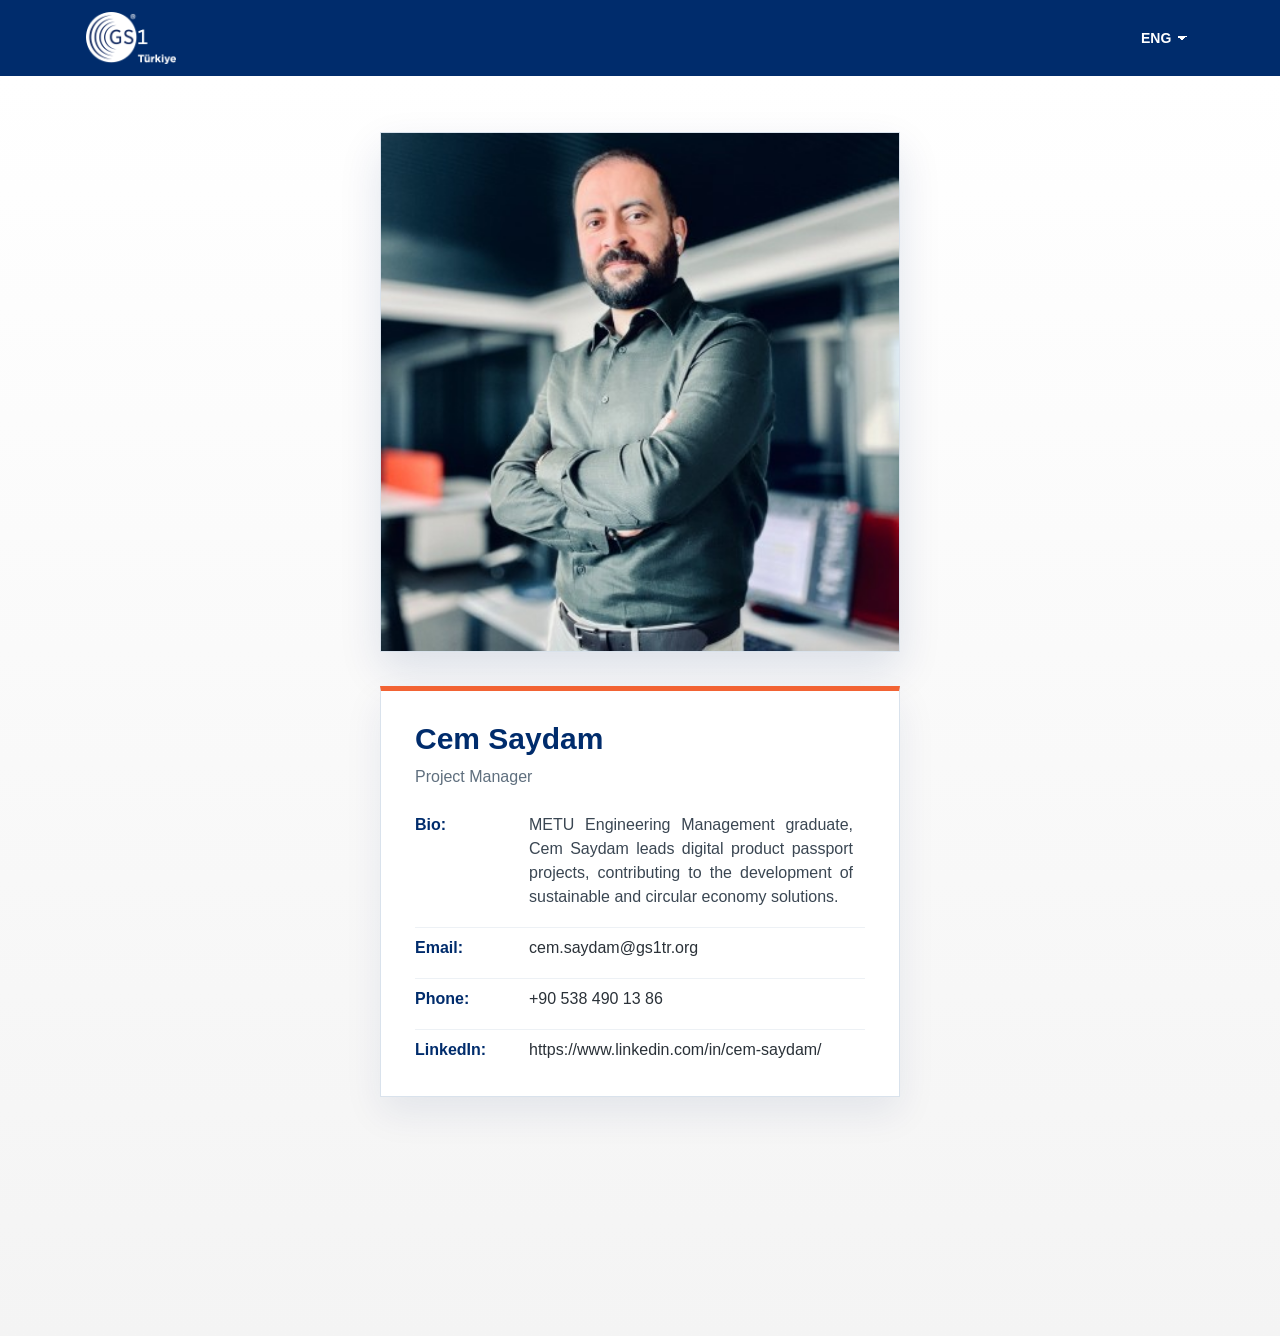
<file: index.html>
<!DOCTYPE html>
<html lang="tr">
<head>
  <meta charset="UTF-8" />
  <meta name="viewport" content="width=device-width, initial-scale=1.0" />
  <meta name="robots" content="noindex, nofollow, noarchive" />
  <title>Profil | GS1 Türkiye</title>

  <style>
    :root {
      --gs1-blue: rgb(0, 44, 108);
      --gs1-orange: rgb(242, 99, 52);
      --gs1-light-gray: rgb(244, 244, 244);
      --gs1-text: #1b1f23;
      --gs1-muted: #5f6f7e;
      --gs1-border: #d9e2ec;
      --white: #ffffff;
      --container: 1140px;
    }

    * {
      box-sizing: border-box;
    }

    body {
      margin: 0;
      font-family: "Gotham Office", "Gotham", Arial, Helvetica, sans-serif;
      color: var(--gs1-text);
      background: var(--gs1-light-gray);
      line-height: 1.5;
    }

    a {
      color: inherit;
      text-decoration: none;
    }

    .container {
      width: min(var(--container), 100%);
      max-width: var(--container);
      padding-inline: 16px;
      margin: 0 auto;
    }

    /* Header */
    .site-header {
      position: sticky;
      top: 0;
      z-index: 20;
      background: var(--gs1-blue);
      color: var(--white);
    }

    .site-header .container {
      min-height: 76px;
      display: flex;
      align-items: center;
      justify-content: space-between;
      gap: 24px;
    }

    .logo-link {
      display: inline-flex;
      align-items: center;
      gap: 14px;
      flex-shrink: 0;
      padding: 10px 0;
    }

    .site-logo {
      display: block;
      width: auto;
      height: 52px;
    }

    .language-control {
      display: inline-flex;
      align-items: center;
      gap: 10px;
      font-size: 14px;
      font-weight: 600;
    }

    .language-control select {
      appearance: none;
      -webkit-appearance: none;
      border: 0;
      border-radius: 0;
      background: transparent;
      color: #ffffff;
      font: inherit;
      padding: 6px 22px 6px 6px;
      cursor: pointer;
      background-image:
        linear-gradient(45deg, transparent 50%, #ffffff 50%),
        linear-gradient(135deg, #ffffff 50%, transparent 50%);
      background-position:
        calc(100% - 12px) 52%,
        calc(100% - 7px) 52%;
      background-size: 5px 5px, 5px 5px;
      background-repeat: no-repeat;
    }

    .language-control select:focus {
      outline: 1px solid rgba(255, 255, 255, 0.7);
      outline-offset: 3px;
    }

    .language-control option {
      color: var(--gs1-text);
      background: #ffffff;
    }

    /* Main */
    .profile-main {
      min-height: calc(100vh + 360px);
      background:
        linear-gradient(180deg, #ffffff 0%, var(--gs1-light-gray) 100%);
      padding: 56px 0 120px;
    }

    .profile-shell {
      width: min(520px, 100%);
      margin: 0 auto;
      text-align: center;
    }

    .photo-frame {
      width: min(100%, calc(100vw - 32px));
      max-width: 520px;
      aspect-ratio: 1 / 1;
      margin: 0 auto;
      position: relative;
      z-index: 1;
      will-change: transform;
      overflow: hidden;
      border: 1px solid var(--gs1-border);
      background:
        linear-gradient(135deg, rgba(0, 44, 108, 0.08), rgba(242, 99, 52, 0.10)),
        #ffffff;
      display: grid;
      place-items: center;
      color: var(--gs1-blue);
      font-weight: 700;
      letter-spacing: 0.02em;
      box-shadow: 0 18px 40px rgba(0, 44, 108, 0.12);
    }

    .photo-frame img {
      width: 100%;
      height: 100%;
      display: none;
      object-fit: cover;
      filter: blur(var(--photo-blur, 0px)) saturate(var(--photo-saturation, 1));
      transform: scale(var(--photo-scale, 1));
      transform-origin: center;
      will-change: filter, transform;
    }

    .photo-frame.has-photo img {
      display: block;
    }

    .photo-frame.has-photo .photo-placeholder-text {
      display: none;
    }

    .photo-placeholder-text {
      width: 84px;
      height: 84px;
      border-radius: 50%;
      border: 2px solid rgba(0, 44, 108, 0.25);
      display: grid;
      place-items: center;
      font-size: 13px;
    }

    @keyframes profileCardIntro {
      0% {
        transform: translateY(28px);
      }
      65% {
        transform: translateY(-8px);
      }
      100% {
        transform: translateY(0);
      }
    }

    .profile-card {
      position: relative;
      z-index: 2;
      margin-top: 34px;
      background: #ffffff;
      border: 1px solid var(--gs1-border);
      border-top: 5px solid var(--gs1-orange);
      padding: 30px 34px 34px;
      text-align: left;
      box-shadow: 0 16px 36px rgba(0, 44, 108, 0.08);
      animation: profileCardIntro 900ms cubic-bezier(0.22, 1, 0.36, 1) 350ms both;
    }

    .profile-card h1 {
      margin: 0 0 8px;
      color: var(--gs1-blue);
      font-size: 30px;
      line-height: 1.2;
      font-weight: 700;
    }

    .profile-card .role-line {
      margin: 0 0 24px;
      color: var(--gs1-muted);
      font-size: 16px;
    }

    .info-list {
      display: grid;
      gap: 8px;
    }

    .info-row {
      display: grid;
      grid-template-columns: 96px minmax(0, 1fr);
      gap: 18px;
      padding-bottom: 18px;
      border-bottom: 1px solid #edf1f5;
      min-width: 0;
    }

    .info-row:last-child {
      border-bottom: 0;
      padding-bottom: 0;
    }

    .info-label {
      color: var(--gs1-blue);
      font-weight: 700;
      min-width: 0;
      white-space: nowrap;
    }

    .info-value {
      color: #2a3138;
      text-align: justify;
      padding-inline-end: 12px;
      overflow-wrap: anywhere;
      min-width: 0;
      width: 100%;
      word-break: break-word;
    }

    .bio-text {
      color: #3a4652;
    }

    .empty-state {
      margin-top: 20px;
      padding: 16px;
      border: 1px solid var(--gs1-border);
      background: #ffffff;
      color: var(--gs1-muted);
      text-align: center;
      display: none;
    }

    .empty-state.is-visible {
      display: block;
    }

    @media (prefers-reduced-motion: reduce) {
      .profile-card {
        animation: none;
      }
    }

    @media (max-width: 560px) {
      .site-header .container {
        min-height: 68px;
      }

      .site-logo {
        height: 44px;
      }

      .profile-main {
        min-height: calc(100vh + 280px);
        padding-top: 24px;
        padding-bottom: 96px;
      }

      .photo-frame {
        width: min(100%, calc(100vw - 24px));
      }

      .profile-card {
        margin-top: 24px;
        padding: 24px 22px 28px;
      }

      .profile-card h1 {
        font-size: 25px;
      }

      .info-row {
        grid-template-columns: 1fr;
        gap: 5px;
      }
    }
  </style>
</head>

<body>
  <header class="site-header">
    <div class="container">
      <a class="logo-link" href="https://gs1tr.org/" target="_blank" rel="noopener" aria-label="GS1 Türkiye web sitesine git">
        <img
          src="assets/gs1turkiyelogo.png"
          alt="GS1 Türkiye"
          class="site-logo"
          onerror="this.onerror=null; this.src='gs1turkiyelogo.png';"
        />
      </a>

      <div class="language-control">
        <select id="languageSelect" aria-label="Dil seçimi">
          <option value="tr">TR</option>
          <option value="en">ENG</option>
        </select>
      </div>
    </div>
  </header>

  <main class="profile-main">
    <div class="container">
      <section class="profile-shell" aria-labelledby="profile-title">
        <div class="photo-frame" aria-label="Profil fotoğrafı alanı">
          <img id="profilePhoto" src="" alt="" />
          <span class="photo-placeholder-text" data-i18n="photoPlaceholder">Fotoğraf</span>
        </div>

        <div class="profile-card">
          <h1 id="profile-title">Cem Saydam</h1>
          <p class="role-line" id="profileRole">Proje Yöneticisi</p>

          <div class="info-list">
            <div class="info-row">
              <div class="info-label" data-i18n="bioLabel">Bio:</div>
              <div class="info-value bio-text" id="profileBio">
                Lorem ipsum dolor sit amet, consectetur adipiscing elit.
              </div>
            </div>

            <div class="info-row">
              <div class="info-label" data-i18n="emailLabel">Eposta:</div>
              <div class="info-value"><a id="profileEmail" href="mailto:lorem@example.com">lorem@example.com</a></div>
            </div>

            <div class="info-row">
              <div class="info-label" data-i18n="phoneLabel">Telefon:</div>
              <div class="info-value"><a id="profilePhone" href="tel:1234">1234</a></div>
            </div>

            <div class="info-row">
              <div class="info-label" data-i18n="linkedinLabel">LinkedIn:</div>
              <div class="info-value"><a id="profileLinkedIn" href="#" target="_blank" rel="noopener">www...</a></div>
            </div>
          </div>
        </div>

        <div class="empty-state" id="emptyState"></div>
      </section>
    </div>
  </main>

  <script>
    const uiTranslations = {
      tr: {
        photoPlaceholder: "Fotoğraf",
        bioLabel: "Bio:",
        emailLabel: "Eposta:",
        phoneLabel: "Telefon:",
        linkedinLabel: "LinkedIn:",
        missingProfile: "Bu profile ait veri bulunamadı. URL'deki p parametresini kontrol edin."
      },
      en: {
        photoPlaceholder: "Photo",
        bioLabel: "Bio:",
        emailLabel: "Email:",
        phoneLabel: "Phone:",
        linkedinLabel: "LinkedIn:",
        missingProfile: "No data was found for this profile. Please check the p parameter in the URL."
      }
    };

    const fallbackProfiles = {
      "cem-saydam": {
        name: "Cem Saydam",
        title_tr: "Proje Yöneticisi",
        title_en: "Project Manager",
        bio_tr: "Lorem ipsum...",
        bio_en: "Lorem ipsum...",
        email: "cem.saydam@gs1tr.org",
        phone: "+90 538 490 13 86",
        linkedin: "https://www.linkedin.com/in/cem-saydam/",
        photo: "assets/cem-saydam.jpeg"
      }
    };

    const siteHeader = document.querySelector(".site-header");
    const languageSelect = document.getElementById("languageSelect");
    const photoFrame = document.querySelector(".photo-frame");
    const profileCard = document.querySelector(".profile-card");
    const profilePhoto = document.getElementById("profilePhoto");
    const profileTitle = document.getElementById("profile-title");
    const profileRole = document.getElementById("profileRole");
    const profileBio = document.getElementById("profileBio");
    const profileEmail = document.getElementById("profileEmail");
    const profilePhone = document.getElementById("profilePhone");
    const profileLinkedIn = document.getElementById("profileLinkedIn");
    const profileBioRow = profileBio.closest(".info-row");
    const profileEmailRow = profileEmail.closest(".info-row");
    const profilePhoneRow = profilePhone.closest(".info-row");
    const profileLinkedInRow = profileLinkedIn.closest(".info-row");
    const emptyState = document.getElementById("emptyState");
    const photoHeaderGap = 4;

    let currentLanguage = "en";
    let currentProfile = null;
    let ticking = false;

    function getInitialLanguage() {
      const savedLanguage = localStorage.getItem("profileLanguage");
      if (savedLanguage === "tr" || savedLanguage === "en") {
        return savedLanguage;
      }

      const browserLanguage = navigator.language || navigator.userLanguage || "en";
      return browserLanguage.toLowerCase().startsWith("tr") ? "tr" : "en";
    }

    function getProfileSlug() {
      const params = new URLSearchParams(window.location.search);
      return params.get("p") || "cem-saydam";
    }

    function applyUiLanguage(language) {
      const dictionary = uiTranslations[language] || uiTranslations.en;
      document.documentElement.lang = language;
      languageSelect.value = language;

      document.querySelectorAll("[data-i18n]").forEach((element) => {
        const key = element.getAttribute("data-i18n");
        if (dictionary[key]) {
          element.textContent = dictionary[key];
        }
      });

      if (emptyState.classList.contains("is-visible")) {
        emptyState.textContent = dictionary.missingProfile;
      }
    }

    function getLocalizedValue(profile, fieldBase, language) {
      return profile[`${fieldBase}_${language}`] || profile[`${fieldBase}_en`] || profile[`${fieldBase}_tr`] || "";
    }

    function renderProfile(profile) {
      currentProfile = profile;
      const role = getLocalizedValue(profile, "title", currentLanguage);
      const bio = getLocalizedValue(profile, "bio", currentLanguage);
      const email = profile.email || "";
      const phone = profile.phone || "";
      const linkedin = profile.linkedin || "";

      const hasRole = role.trim() !== "";
      const hasBio = bio.trim() !== "";
      const hasEmail = email.trim() !== "";
      const hasPhone = phone.trim() !== "";
      const hasLinkedIn = linkedin.trim() !== "";

      profileTitle.textContent = profile.name || "";
      profileRole.textContent = role;
      profileRole.style.display = hasRole ? "" : "none";

      profileBio.textContent = bio;
      profileBioRow.style.display = hasBio ? "grid" : "none";

      profileEmail.textContent = email;
      profileEmail.href = hasEmail ? `mailto:${email}` : "#";
      profileEmailRow.style.display = hasEmail ? "grid" : "none";

      profilePhone.textContent = phone;
      profilePhone.href = hasPhone ? `tel:${phone.replace(/\s+/g, "")}` : "#";
      profilePhoneRow.style.display = hasPhone ? "grid" : "none";

      profileLinkedIn.textContent = linkedin;
      profileLinkedIn.href = hasLinkedIn ? linkedin : "#";
      profileLinkedInRow.style.display = hasLinkedIn ? "grid" : "none";

      document.title = `${profile.name || "Profil"} | GS1 Türkiye`;

      if (profile.photo) {
        profilePhoto.src = profile.photo;
        profilePhoto.alt = profile.name || "Profil fotoğrafı";
        profilePhoto.onerror = () => {
          profilePhoto.removeAttribute("src");
          profilePhoto.alt = "";
          photoFrame.classList.remove("has-photo");
        };
        photoFrame.classList.add("has-photo");
      } else {
        profilePhoto.removeAttribute("src");
        profilePhoto.alt = "";
        profilePhoto.onerror = null;
        photoFrame.classList.remove("has-photo");
      }
    }

    async function loadProfiles() {
      try {
        const response = await fetch("data/profiles.json", { cache: "no-store" });
        if (!response.ok) throw new Error("profiles.json could not be loaded");
        return await response.json();
      } catch (error) {
        console.warn("Using fallback profile data:", error);
        return fallbackProfiles;
      }
    }

    function showMissingProfile() {
      const dictionary = uiTranslations[currentLanguage] || uiTranslations.en;
      emptyState.textContent = dictionary.missingProfile;
      emptyState.classList.add("is-visible");
    }

    function setLanguage(language) {
      currentLanguage = language;
      applyUiLanguage(language);
      localStorage.setItem("profileLanguage", language);

      if (currentProfile) {
        renderProfile(currentProfile);
      }
    }

    function updatePhotoParallax() {
      if (!photoFrame || !siteHeader || !profileCard) return;

      const scrollY = window.scrollY || window.pageYOffset;
      const currentTranslateY = getComputedStyle(photoFrame).transform;
      photoFrame.style.transform = "translateY(0)";

      const headerBottom = siteHeader.getBoundingClientRect().bottom;
      const photoRect = photoFrame.getBoundingClientRect();
      const cardRect = profileCard.getBoundingClientRect();
      const photoTop = photoRect.top;
      const pinnedTranslateY = Math.max(0, headerBottom + photoHeaderGap - photoTop);
      const translateY = Math.max(scrollY * 0.5, pinnedTranslateY);
      const translatedPhotoBottom = photoRect.bottom + translateY;
      const overlapStart = translatedPhotoBottom - cardRect.top;
      const overlapDistance = Math.min(photoRect.height * 0.45, 220);
      const overlapProgress = Math.min(Math.max(overlapStart / overlapDistance, 0), 1);
      const blur = overlapProgress * 3.5;
      const saturation = 1 - overlapProgress * 0.45;
      const scale = 1 + overlapProgress * 0.025;

      photoFrame.style.transform = currentTranslateY;
      photoFrame.style.transform = `translateY(${translateY}px)`;
      photoFrame.style.setProperty("--photo-blur", `${blur.toFixed(2)}px`);
      photoFrame.style.setProperty("--photo-saturation", saturation.toFixed(2));
      photoFrame.style.setProperty("--photo-scale", scale.toFixed(3));
      ticking = false;
    }

    function requestPhotoParallaxUpdate() {
      if (!ticking) {
        window.requestAnimationFrame(updatePhotoParallax);
        ticking = true;
      }
    }

    async function init() {
      setLanguage(getInitialLanguage());

      const profiles = await loadProfiles();
      const slug = getProfileSlug();
      const profile = profiles[slug];

      if (profile) {
        renderProfile(profile);
      } else {
        showMissingProfile();
      }

      updatePhotoParallax();
    }

    languageSelect.addEventListener("change", (event) => {
      setLanguage(event.target.value);
    });

    window.addEventListener("scroll", requestPhotoParallaxUpdate, { passive: true });
    window.addEventListener("resize", updatePhotoParallax);

    init();
  </script>
</body>
</html>
</file>
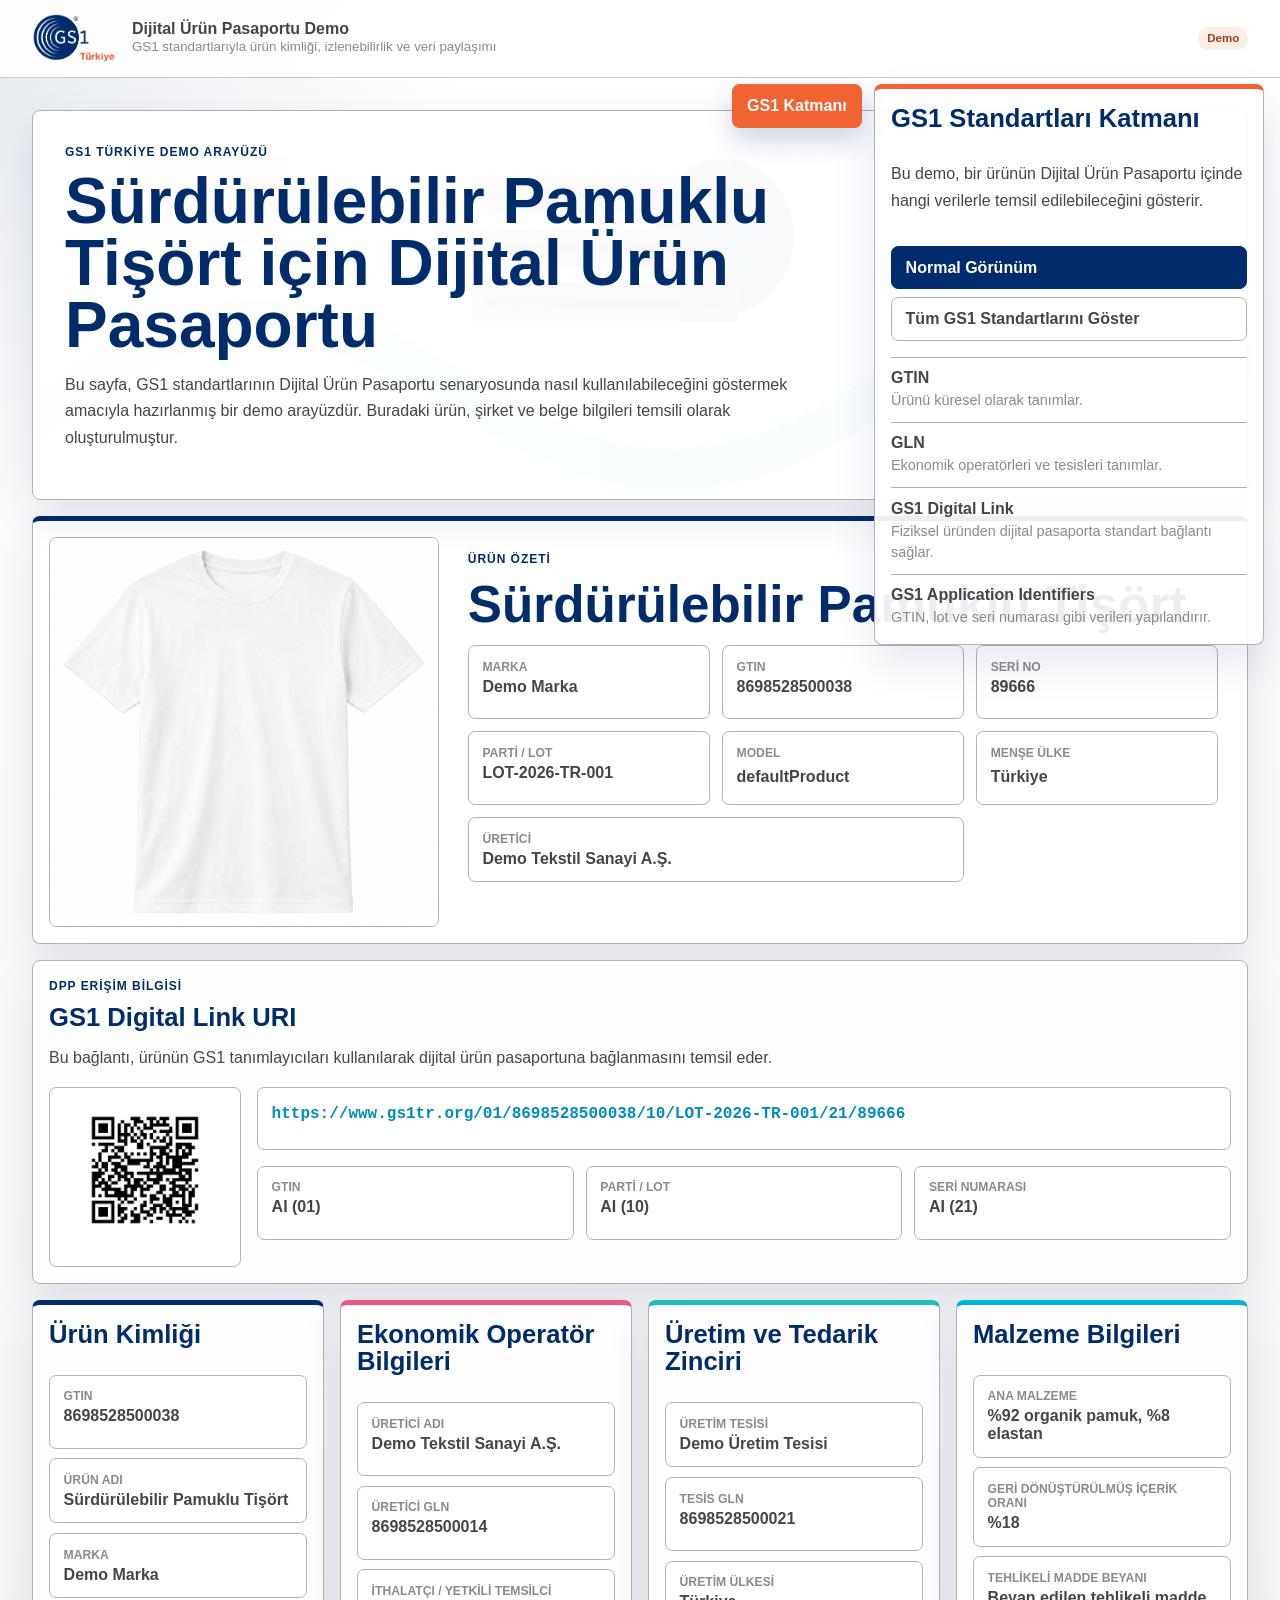
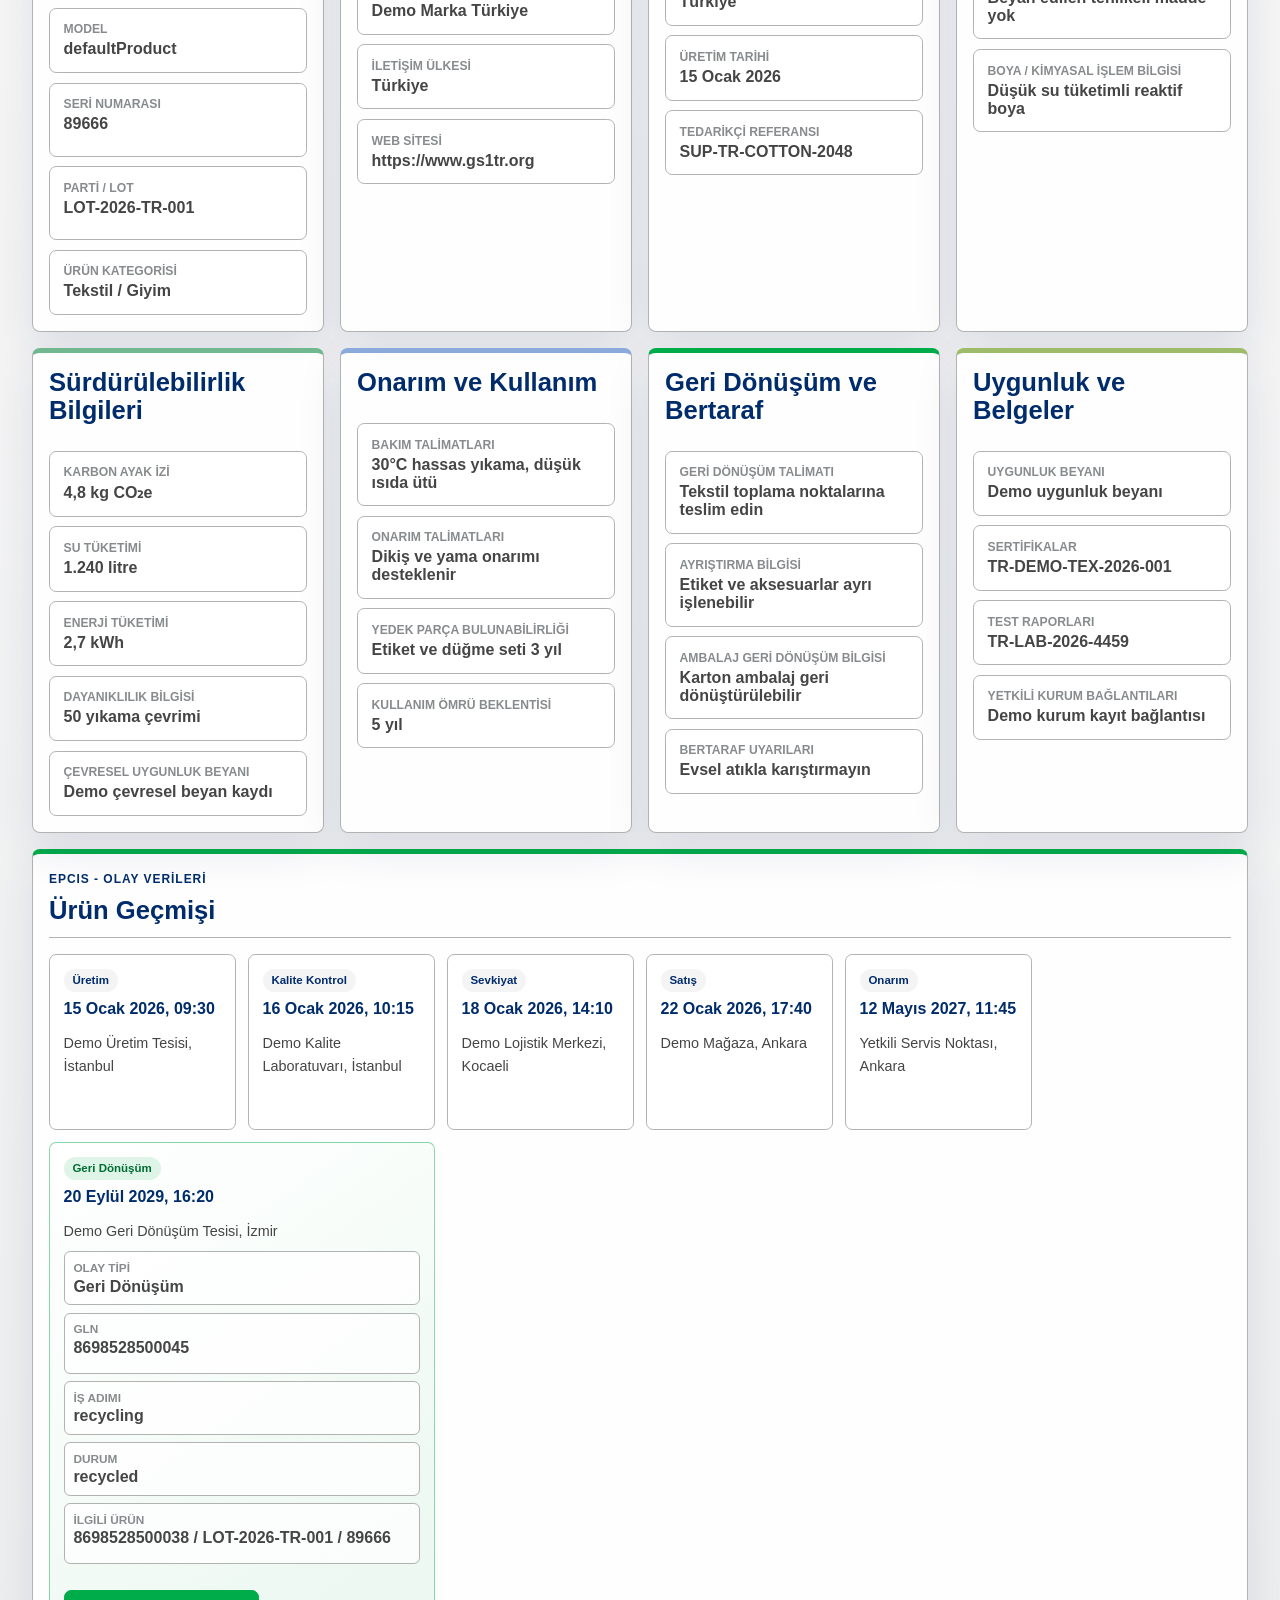
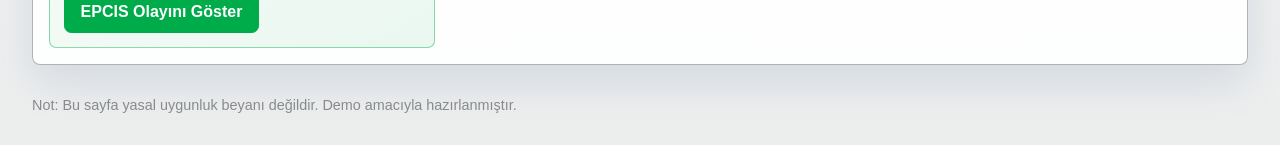
<file: dpp-demo/index.html>
<!doctype html>
<html lang="tr">
  <head>
    <meta charset="utf-8">
    <meta name="viewport" content="width=device-width, initial-scale=1">
    <title>GS1 Türkiye Dijital Ürün Pasaportu Demo</title>
    <link rel="stylesheet" href="styles.css">
  </head>
  <body data-highlight-mode="normal">
    <header class="site-header">
      <a class="brand" href="#" aria-label="GS1 Türkiye Dijital Ürün Pasaportu Demo">
        <img src="assets/GS1_Turkey_Localised_Large_RGB_2014-12-17.png" alt="GS1 Türkiye" class="brand-logo">
        <span>
          <strong>Dijital Ürün Pasaportu Demo</strong>
          <small>GS1 standartlarıyla ürün kimliği, izlenebilirlik ve veri paylaşımı</small>
        </span>
      </a>
      <span class="demo-badge">Demo</span>
    </header>

    <button class="standards-toggle" id="standards-toggle" type="button" aria-controls="standards-panel" aria-expanded="true">
      GS1 Katmanı
    </button>

    <main>
      <section class="intro-section" aria-labelledby="page-title">
        <div class="intro-copy">
          <p class="eyebrow">GS1 Türkiye demo arayüzü</p>
          <h1 id="page-title">Sürdürülebilir Pamuklu Tişört için Dijital Ürün Pasaportu</h1>
          <p>
            Bu sayfa, GS1 standartlarının Dijital Ürün Pasaportu senaryosunda nasıl kullanılabileceğini göstermek amacıyla hazırlanmış bir demo arayüzdür. Buradaki ürün, şirket ve belge bilgileri temsili olarak oluşturulmuştur.
          </p>
        </div>

        <aside class="standards-panel" id="standards-panel" aria-labelledby="standards-title">
          <h2 id="standards-title">GS1 Standartları Katmanı</h2>
          <p id="legend-text">Bu demo, bir ürünün Dijital Ürün Pasaportu içinde hangi verilerle temsil edilebileceğini gösterir.</p>
          <div class="mode-switch" aria-label="Highlight görünümü">
            <button class="mode-button active" type="button" data-mode="normal" aria-pressed="true">Normal Görünüm</button>
            <button class="mode-button" type="button" data-mode="allGs1" aria-pressed="false">Tüm GS1 Standartlarını Göster</button>
          </div>
          <dl class="standard-list">
            <div><dt>GTIN</dt><dd>Ürünü küresel olarak tanımlar.</dd></div>
            <div><dt>GLN</dt><dd>Ekonomik operatörleri ve tesisleri tanımlar.</dd></div>
            <div><dt>GS1 Digital Link</dt><dd>Fiziksel üründen dijital pasaporta standart bağlantı sağlar.</dd></div>
            <div><dt>GS1 Application Identifiers</dt><dd>GTIN, lot ve seri numarası gibi verileri yapılandırır.</dd></div>
          </dl>
        </aside>
      </section>

      <section class="product-summary" aria-labelledby="product-title">
        <div class="product-media">
          <img src="assets/white-tee.png" alt="Sürdürülebilir pamuklu tişört görseli">
        </div>

        <div class="product-info">
          <p class="eyebrow">Ürün Özeti</p>
          <h2 id="product-title">Sürdürülebilir Pamuklu Tişört</h2>
          <div class="info-grid">
            <article class="dpp-field" data-gs1="true" data-standard="Marka">
              <span class="field-label">Marka</span>
              <strong class="field-value">Demo Marka</strong>
              <span class="field-badges"><span>Ürün verisi</span></span>
            </article>
            <article class="dpp-field" data-gs1="true" data-standard="GTIN" data-ai="01">
              <span class="field-label">GTIN</span>
              <strong class="field-value">8698528500038</strong>
              <span class="field-badges"><span>GS1 GTIN</span><span>AI (01)</span></span>
            </article>
            <article class="dpp-field" data-gs1="true" data-standard="Seri Numarası" data-ai="21">
              <span class="field-label">Seri No</span>
              <strong class="field-value">89666</strong>
              <span class="field-badges"><span>AI (21)</span></span>
            </article>
            <article class="dpp-field" data-gs1="true" data-standard="Parti / Lot" data-ai="10">
              <span class="field-label">Parti / Lot</span>
              <strong class="field-value">LOT-2026-TR-001</strong>
              <span class="field-badges"><span>AI (10)</span></span>
            </article>
            <article>
              <span class="field-label">Model</span>
              <strong class="field-value">defaultProduct</strong>
            </article>
            <article>
              <span class="field-label">Menşe ülke</span>
              <strong class="field-value">Türkiye</strong>
            </article>
            <article class="wide">
              <span class="field-label">Üretici</span>
              <strong class="field-value">Demo Tekstil Sanayi A.Ş.</strong>
            </article>
          </div>
        </div>
      </section>

      <section class="digital-link-section card" aria-labelledby="digital-link-title">
        <div class="digital-link-intro">
          <p class="eyebrow">DPP Erişim Bilgisi</p>
          <h2 id="digital-link-title">GS1 Digital Link URI</h2>
          <p>Bu bağlantı, ürünün GS1 tanımlayıcıları kullanılarak dijital ürün pasaportuna bağlanmasını temsil eder.</p>
        </div>

        <div class="digital-link-body">
          <div class="qr-placeholder dpp-field" data-gs1="true" data-standard="GS1 Digital Link" data-ai="01 10 21">
            <img id="qr-svg" src="assets/gs1-2d.png" width="132" height="132" alt="GS1 2D kod temsili" aria-label="GS1 Digital Link QR temsili">
            <span class="field-badges"><span>GS1 Digital Link</span></span>
          </div>

          <div class="digital-link-content">
            <div class="digital-link-box dpp-field" data-gs1="true" data-standard="GS1 Digital Link" data-ai="01 10 21">
              <code id="digital-link">https://www.gs1tr.org/01/8698528500038/10/LOT-2026-TR-001/21/89666</code>
              <span class="field-badges"><span>GS1 Digital Link</span><span>AI (01)</span><span>AI (10)</span><span>AI (21)</span></span>
            </div>
            <div class="ai-strip">
              <div class="dpp-field" data-gs1="true" data-standard="GTIN" data-ai="01">
                <span class="field-label">GTIN</span>
                <strong>AI (01)</strong>
                <span class="field-badges"><span>GTIN</span></span>
              </div>
              <div class="dpp-field" data-gs1="true" data-standard="Parti / Lot" data-ai="10">
                <span class="field-label">Parti / Lot</span>
                <strong>AI (10)</strong>
                <span class="field-badges"><span>Lot</span></span>
              </div>
              <div class="dpp-field" data-gs1="true" data-standard="Seri Numarası" data-ai="21">
                <span class="field-label">Seri Numarası</span>
                <strong>AI (21)</strong>
                <span class="field-badges"><span>Seri</span></span>
              </div>
            </div>
          </div>
        </div>
      </section>

      <section class="section-grid" aria-label="DPP bilgi bölümleri">
        <article class="passport-card">
          <h2>Ürün Kimliği</h2>
          <div class="field-list">
            <div class="dpp-field" data-gs1="true" data-standard="GTIN" data-ai="01"><span>GTIN</span><strong>8698528500038</strong><span class="field-badges"><span>GTIN</span></span></div>
            <div><span>Ürün adı</span><strong>Sürdürülebilir Pamuklu Tişört</strong></div>
            <div><span>Marka</span><strong>Demo Marka</strong></div>
            <div><span>Model</span><strong>defaultProduct</strong></div>
            <div class="dpp-field" data-gs1="true" data-standard="Seri Numarası" data-ai="21"><span>Seri numarası</span><strong>89666</strong><span class="field-badges"><span>AI (21)</span></span></div>
            <div class="dpp-field" data-gs1="true" data-standard="Parti / Lot" data-ai="10"><span>Parti / Lot</span><strong>LOT-2026-TR-001</strong><span class="field-badges"><span>AI (10)</span></span></div>
            <div><span>Ürün kategorisi</span><strong>Tekstil / Giyim</strong></div>
          </div>
        </article>

        <article class="passport-card">
          <h2>Ekonomik Operatör Bilgileri</h2>
          <div class="field-list">
            <div class="dpp-field" data-gs1="true" data-standard="Ekonomik Operatör"><span>Üretici adı</span><strong>Demo Tekstil Sanayi A.Ş.</strong><span class="field-badges"><span>Ekonomik operatör</span></span></div>
            <div class="dpp-field" data-gs1="true" data-standard="GLN"><span>Üretici GLN</span><strong>8698528500014</strong><span class="field-badges"><span>GLN</span></span></div>
            <div><span>İthalatçı / yetkili temsilci</span><strong>Demo Marka Türkiye</strong></div>
            <div><span>İletişim ülkesi</span><strong>Türkiye</strong></div>
            <div><span>Web sitesi</span><strong>https://www.gs1tr.org</strong></div>
          </div>
        </article>

        <article class="passport-card">
          <h2>Üretim ve Tedarik Zinciri</h2>
          <div class="field-list">
            <div><span>Üretim tesisi</span><strong>Demo Üretim Tesisi</strong></div>
            <div class="dpp-field" data-gs1="true" data-standard="GLN"><span>Tesis GLN</span><strong>8698528500021</strong><span class="field-badges"><span>GLN</span></span></div>
            <div><span>Üretim ülkesi</span><strong>Türkiye</strong></div>
            <div><span>Üretim tarihi</span><strong>15 Ocak 2026</strong></div>
            <div><span>Tedarikçi referansı</span><strong>SUP-TR-COTTON-2048</strong></div>
          </div>
        </article>

        <article class="passport-card">
          <h2>Malzeme Bilgileri</h2>
          <div class="field-list">
            <div><span>Ana malzeme</span><strong>%92 organik pamuk, %8 elastan</strong></div>
            <div><span>Geri dönüştürülmüş içerik oranı</span><strong>%18</strong></div>
            <div><span>Tehlikeli madde beyanı</span><strong>Beyan edilen tehlikeli madde yok</strong></div>
            <div><span>Boya / kimyasal işlem bilgisi</span><strong>Düşük su tüketimli reaktif boya</strong></div>
          </div>
        </article>

        <article class="passport-card">
          <h2>Sürdürülebilirlik Bilgileri</h2>
          <div class="field-list">
            <div><span>Karbon ayak izi</span><strong>4,8 kg CO₂e</strong></div>
            <div><span>Su tüketimi</span><strong>1.240 litre</strong></div>
            <div><span>Enerji tüketimi</span><strong>2,7 kWh</strong></div>
            <div><span>Dayanıklılık bilgisi</span><strong>50 yıkama çevrimi</strong></div>
            <div><span>Çevresel uygunluk beyanı</span><strong>Demo çevresel beyan kaydı</strong></div>
          </div>
        </article>

        <article class="passport-card">
          <h2>Onarım ve Kullanım</h2>
          <div class="field-list">
            <div><span>Bakım talimatları</span><strong>30°C hassas yıkama, düşük ısıda ütü</strong></div>
            <div><span>Onarım talimatları</span><strong>Dikiş ve yama onarımı desteklenir</strong></div>
            <div><span>Yedek parça bulunabilirliği</span><strong>Etiket ve düğme seti 3 yıl</strong></div>
            <div><span>Kullanım ömrü beklentisi</span><strong>5 yıl</strong></div>
          </div>
        </article>

        <article class="passport-card">
          <h2>Geri Dönüşüm ve Bertaraf</h2>
          <div class="field-list">
            <div><span>Geri dönüşüm talimatı</span><strong>Tekstil toplama noktalarına teslim edin</strong></div>
            <div><span>Ayrıştırma bilgisi</span><strong>Etiket ve aksesuarlar ayrı işlenebilir</strong></div>
            <div><span>Ambalaj geri dönüşüm bilgisi</span><strong>Karton ambalaj geri dönüştürülebilir</strong></div>
            <div><span>Bertaraf uyarıları</span><strong>Evsel atıkla karıştırmayın</strong></div>
          </div>
        </article>

        <article class="passport-card">
          <h2>Uygunluk ve Belgeler</h2>
          <div class="field-list">
            <div><span>Uygunluk beyanı</span><strong>Demo uygunluk beyanı</strong></div>
            <div><span>Sertifikalar</span><strong>TR-DEMO-TEX-2026-001</strong></div>
            <div><span>Test raporları</span><strong>TR-LAB-2026-4459</strong></div>
            <div><span>Yetkili kurum bağlantıları</span><strong>Demo kurum kayıt bağlantısı</strong></div>
          </div>
        </article>
      </section>

      <section class="history-section" aria-labelledby="history-title">
        <div class="section-heading">
          <p class="eyebrow">EPCIS - Olay Verileri</p>
          <h2 id="history-title">Ürün Geçmişi</h2>
        </div>

        <div class="timeline">
          <article class="history-event">
            <span class="event-kicker">Üretim</span>
            <h3>15 Ocak 2026, 09:30</h3>
            <p>Demo Üretim Tesisi, İstanbul</p>
          </article>
          <article class="history-event">
            <span class="event-kicker">Kalite Kontrol</span>
            <h3>16 Ocak 2026, 10:15</h3>
            <p>Demo Kalite Laboratuvarı, İstanbul</p>
          </article>
          <article class="history-event">
            <span class="event-kicker">Sevkiyat</span>
            <h3>18 Ocak 2026, 14:10</h3>
            <p>Demo Lojistik Merkezi, Kocaeli</p>
          </article>
          <article class="history-event">
            <span class="event-kicker">Satış</span>
            <h3>22 Ocak 2026, 17:40</h3>
            <p>Demo Mağaza, Ankara</p>
          </article>
          <article class="history-event">
            <span class="event-kicker">Onarım</span>
            <h3>12 Mayıs 2027, 11:45</h3>
            <p>Yetkili Servis Noktası, Ankara</p>
          </article>
          <article class="history-event recycling-event dpp-field" data-gs1="true" data-standard="EPCIS">
            <span class="event-kicker">Geri Dönüşüm</span>
            <h3>20 Eylül 2029, 16:20</h3>
            <p>Demo Geri Dönüşüm Tesisi, İzmir</p>
            <dl>
              <div><dt>Olay tipi</dt><dd>Geri Dönüşüm</dd></div>
              <div class="dpp-field" data-gs1="true" data-standard="GLN/SGLN"><dt>GLN</dt><dd>8698528500045</dd><span class="field-badges"><span>GLN / SGLN</span></span></div>
              <div><dt>İş adımı</dt><dd>recycling</dd></div>
              <div><dt>Durum</dt><dd>recycled</dd></div>
              <div class="dpp-field" data-gs1="true" data-standard="GS1 Digital Link"><dt>İlgili ürün</dt><dd>8698528500038 / LOT-2026-TR-001 / 89666</dd><span class="field-badges"><span>Digital Link</span></span></div>
            </dl>
            <span class="field-badges"><span>EPCIS Event</span></span>
            <button class="show-epcis-button" type="button" data-event-id="recycling-event">EPCIS Olayını Göster</button>
          </article>
        </div>
      </section>
    </main>

    <footer class="site-footer">
      Not: Bu sayfa yasal uygunluk beyanı değildir. Demo amacıyla hazırlanmıştır.
    </footer>

    <div class="modal-backdrop" id="epcis-modal" hidden aria-hidden="true">
      <section class="modal" role="dialog" aria-modal="true" aria-labelledby="epcis-title" aria-describedby="epcis-description">
        <header class="modal-header">
          <div>
            <p class="eyebrow">Geri Dönüşüm Olayı</p>
            <h2 id="epcis-title">EPCIS Event Payload</h2>
            <p id="epcis-description">Bu JSON payload, ürünün geri dönüşüm aşamasındaki izlenebilirlik olayını EPCIS 2.0 formatına benzer şekilde temsil eder.</p>
          </div>
          <button class="icon-button close-modal" type="button" aria-label="Kapat">×</button>
        </header>
        <pre class="epcis-code dpp-field" data-gs1="true" data-standard="EPCIS"><code id="epcis-json"></code><span class="field-badges"><span>EPCIS</span><span>GS1 Digital Link</span><span>GLN / SGLN</span></span></pre>
        <div class="epcis-explainer">
          <p>Bu olay, ürünün geri dönüşüm tesisinde gözlemlendiğini gösterir. EPCIS eventTime ile olay zamanını, epcList ile ilgili ürünü, bizStep ile iş adımını, disposition ile ürünün durumunu, readPoint ve bizLocation ile olayın gerçekleştiği yeri temsil eder.</p>
          <ul>
            <li><strong>eventTime:</strong> Olayın gerçekleştiği zaman</li>
            <li><strong>epcList:</strong> Olayla ilişkili ürün veya ürün instance bağlantısı</li>
            <li><strong>action:</strong> Olayın türü; örnekte OBSERVE</li>
            <li><strong>bizStep:</strong> İş süreci adımı; örnekte recycling</li>
            <li><strong>disposition:</strong> Ürünün olay sonrasındaki durumu; örnekte recycled</li>
            <li><strong>readPoint / bizLocation:</strong> Olayın yakalandığı nokta ve iş lokasyonu</li>
            <li><strong>sourceList / destinationList:</strong> Kaynak ve hedef taraf bilgisi</li>
            <li><strong>ilmd:</strong> Olayla ilişkili ek yaşam döngüsü veya malzeme verisi</li>
          </ul>
          <p class="notice">Bu payload demo amaçlıdır; gerçek bir uygunluk beyanı veya resmi EPCIS kaydı değildir.</p>
        </div>
        <footer class="modal-actions">
          <button class="secondary-button close-modal" type="button">Kapat</button>
          <button class="primary-button" id="copy-epcis" type="button">JSON'u Kopyala</button>
        </footer>
      </section>
    </div>

    <div class="toast" id="toast" role="status" aria-live="polite"></div>
    <script src="app.js"></script>
  </body>
</html>
</file>
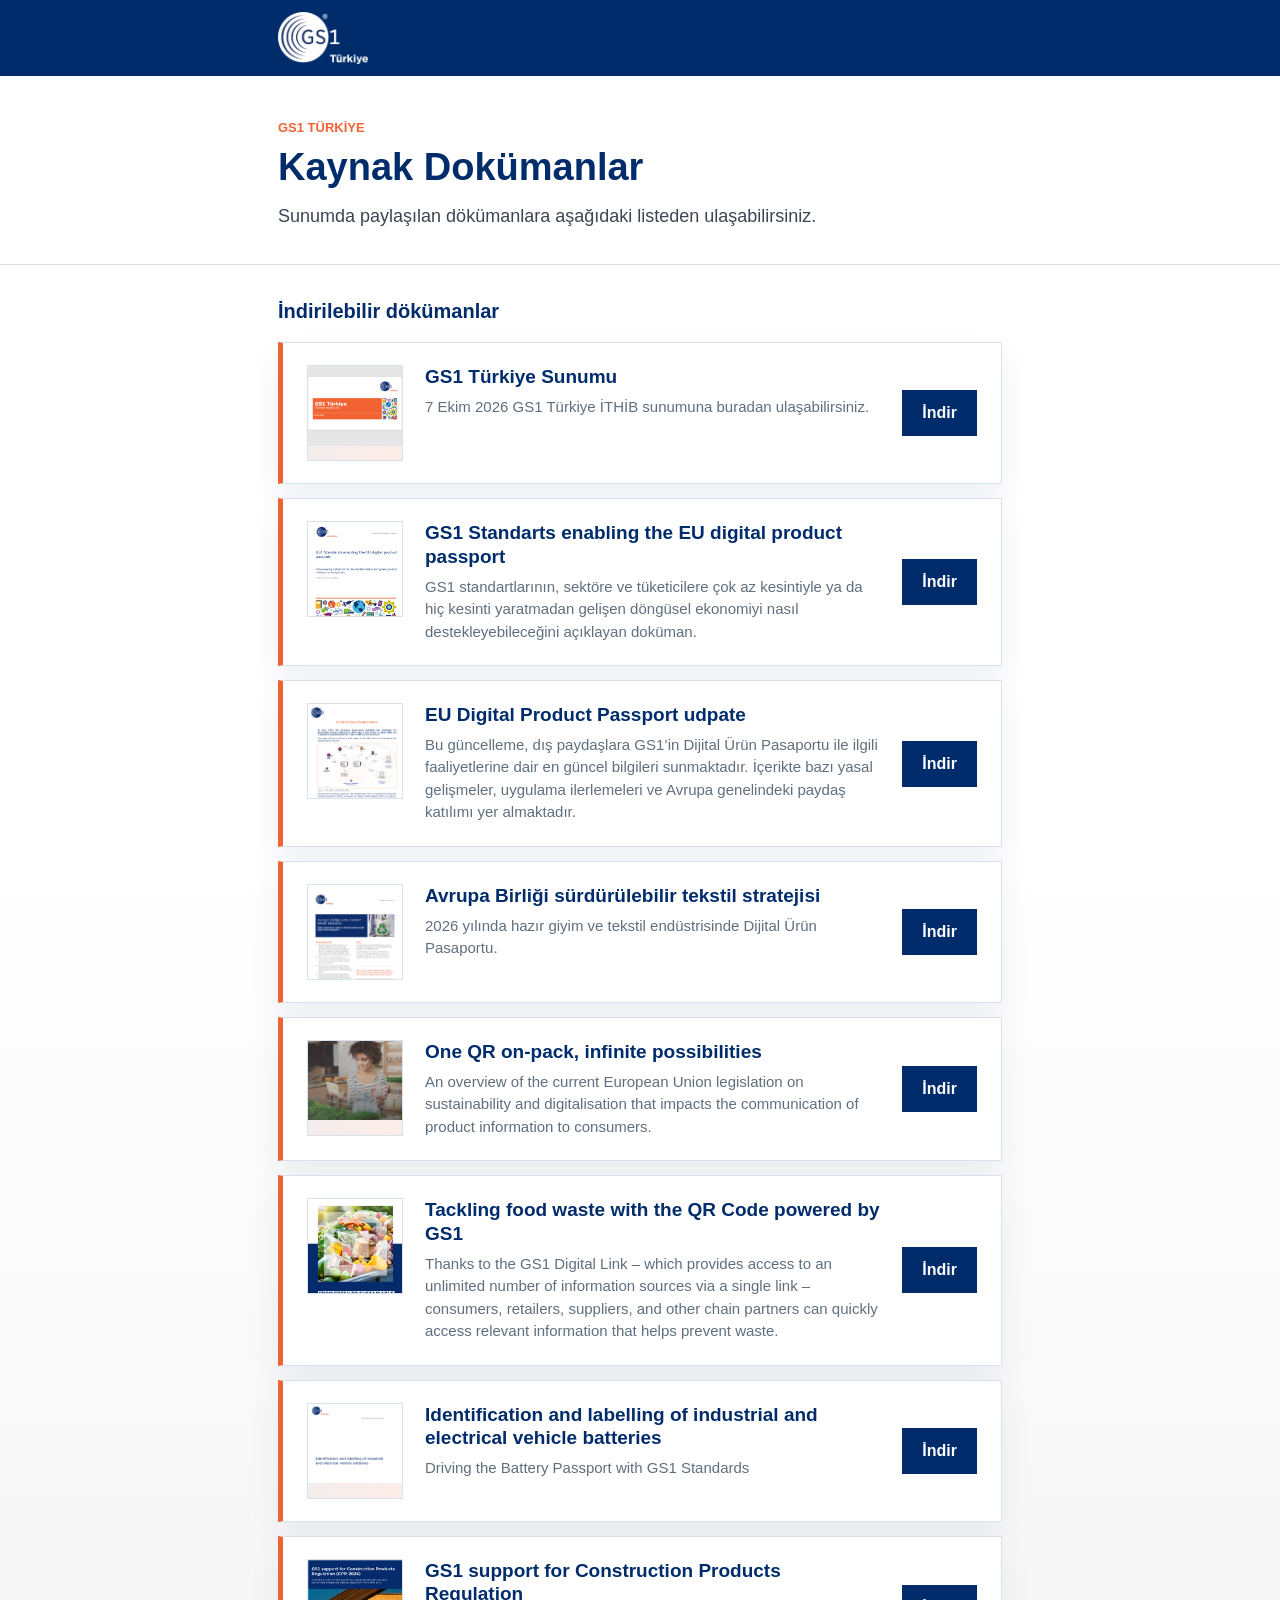
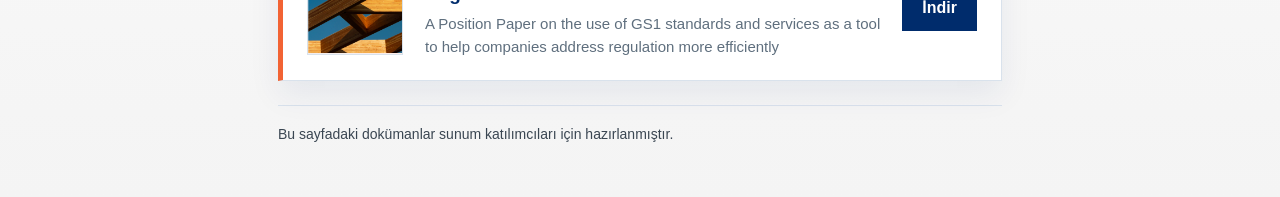
<file: handouts/index.html>
<!DOCTYPE html>
<html lang="tr">
<head>
  <meta charset="UTF-8" />
  <meta name="viewport" content="width=device-width, initial-scale=1.0" />
  <meta name="robots" content="noindex, nofollow, noarchive" />
  <title>Kaynak Dokümanlar | GS1 Türkiye</title>
  <meta
    name="description"
    content="GS1 Türkiye sunum katılımcıları için hazırlanan kaynak dokümanlar."
  />
  <link rel="stylesheet" href="style.css" />
</head>

<body>
  <header class="site-header">
    <div class="container header-inner">
      <a class="logo-link" href="https://gs1tr.org/" target="_blank" rel="noopener" aria-label="GS1 Türkiye web sitesine git">
        <img src="../assets/gs1turkiyelogo.png" alt="GS1 Türkiye" class="site-logo" />
      </a>
    </div>
  </header>

  <main class="handouts-main">
    <section class="hero">
      <div class="container hero-inner">
        <p class="eyebrow">GS1 Türkiye</p>
        <h1>Kaynak Dokümanlar</h1>
        <p class="hero-text">
          Sunumda paylaşılan dökümanlara aşağıdaki listeden ulaşabilirsiniz.
        </p>
      </div>
    </section>

    <section class="documents-section" aria-labelledby="documents-title">
      <div class="container">
        <h2 id="documents-title">İndirilebilir dökümanlar</h2>

        <div class="document-list">
          <article class="document-item">
            <div class="document-image" aria-hidden="true">
              <img src="image/GS1-turkiye-sunum.png" alt="" />
            </div>
            <div class="document-content">
              <h3>GS1 Türkiye Sunumu</h3>
              <p>7 Ekim 2026 GS1 Türkiye İTHİB sunumuna buradan ulaşabilirsiniz.</p>
            </div>
            <a class="download-button" href="documents/DPP_ana_hatları_2026_ithib.pdf" download>
              İndir
            </a>
          </article>

          <article class="document-item">
            <div class="document-image" aria-hidden="true">
              <img src="image/image23.png" alt="" />
            </div>
            <div class="document-content">
              <h3>GS1 Standarts enabling the EU digital product passport</h3>
              <p>GS1 standartlarının, sektöre ve tüketicilere çok az kesintiyle ya da hiç kesinti yaratmadan gelişen döngüsel ekonomiyi nasıl destekleyebileceğini açıklayan doküman.</p>
            </div>
            <a class="download-button" href="https://gs1.eu/wp-content/uploads/2025/04/GS1-Standards-Enabling-DPP-V2.2.pdf" download>
              İndir
            </a>
          </article>

          <article class="document-item">
            <div class="document-image" aria-hidden="true">
              <img src="image/image24.png" alt="" />
            </div>
            <div class="document-content">
              <h3>EU Digital Product Passport udpate</h3>
              <p>Bu güncelleme, dış paydaşlara GS1’in Dijital Ürün Pasaportu ile ilgili faaliyetlerine dair en güncel bilgileri sunmaktadır. İçerikte bazı yasal gelişmeler, uygulama ilerlemeleri ve Avrupa genelindeki paydaş katılımı yer almaktadır.</p>
            </div>
            <a class="download-button" href="documents/GS1_EU_Digital_Product_Passport_update.pdf" download>
              İndir
            </a>
          </article>

          <article class="document-item">
            <div class="document-image" aria-hidden="true">
              <img src="image/tekstil-bilgilendirme.png" alt="" />
            </div>
            <div class="document-content">
              <h3>Avrupa Birliği sürdürülebilir tekstil stratejisi</h3>
              <p>2026 yılında hazır giyim ve tekstil endüstrisinde Dijital Ürün Pasaportu.</p>
            </div>
            <a class="download-button" href="documents/GS1_Türkiye_DPP_Tekstil_bilgilendirme_2026.pdf" download>
              İndir
            </a>
          </article>

          <article class="document-item">
            <div class="document-image" aria-hidden="true">
              <img src="image/kutu5.png" alt="Kutu 5" />
            </div>
            <div class="document-content">
              <h3>One QR on-pack, infinite possibilities</h3>
              <p>An overview of the current European Union legislation on sustainability and digitalisation that impacts the communication of product information to consumers.</p>
            </div>
            <a class="download-button" href="https://gs1.eu/wp-content/uploads/2025/04/One-QR-on-pack-Infinite-possibilities.pdf" download>
              İndir
            </a>
          </article>

          <article class="document-item">
            <div class="document-image" aria-hidden="true">
              <img src="image/kutu6.png" alt="Kutu 6" />
            </div>
            <div class="document-content">
              <h3>Tackling food waste with the QR Code powered by GS1</h3>
              <p>Thanks to the GS1 Digital Link – which provides access to an unlimited number of information sources via a single link – consumers, retailers, suppliers, and other chain partners can quickly access relevant information that helps prevent waste.</p>
            </div>
            <a class="download-button" href="https://gs1.eu/wp-content/uploads/2025/04/GS1-in-Europe-Whitepaper-Foodwaste.pdf" download>
              İndir
            </a>
          </article>

          <article class="document-item">
            <div class="document-image" aria-hidden="true">
              <img src="image/kutu7.png" alt="Kutu 7" />
            </div>
            <div class="document-content">
              <h3>Identification and labelling of industrial and electrical vehicle batteries</h3>
              <p>Driving the Battery Passport with GS1 Standards</p>
            </div>
            <a class="download-button" href="https://gs1.eu/wp-content/uploads/2024/10/Identification-and-labelling-of-industrial-and-electrical-vehicle-batteries.pdf" download>
              İndir
            </a>
          </article>

          <article class="document-item">
            <div class="document-image" aria-hidden="true">
              <img src="image/kutu8.png" alt="Kutu 8" />
            </div>
            <div class="document-content">
              <h3>GS1 support for Construction Products Regulation</h3>
              <p>A Position Paper on the use of GS1 standards and services as a tool to help companies address regulation more efficiently</p>
            </div>
            <a class="download-button" href="https://gs1.eu/wp-content/uploads/2025/07/GS1-support-for-Construction-Products-Regulation-CPR-2024.pdf" download>
              İndir
            </a>
          </article>
        </div>

        <p class="participant-note">
          Bu sayfadaki dokümanlar sunum katılımcıları için hazırlanmıştır.
        </p>
      </div>
    </section>
  </main>
</body>
</html>
</file>
<file: dpp-demo/styles.css>
:root {
  --bg: #f4f4f4;
  --surface: #ffffff;
  --surface-soft: #f4f4f4;
  --ink: #454545;
  --muted: #888b8d;
  --line: #b1b3b3;
  --gs1-blue: #002c6c;
  --gs1-orange: #f26334;
  --gs1-purple: #af96d4;
  --gs1-link: #008dbd;
  --gs1-teal: #22bcb9;
  --gs1-forest: #00ac4a;
  --gs1-raspberry: #f05587;
  --gs1-slate: #89aadb;
  --gs1-sky: #00b6de;
  --gs1-mist: #8db9ca;
  --gs1-mint: #71b790;
  --gs1-grass: #7ac143;
  --gs1-olive: #9dbb68;
  --shadow: 0 18px 44px rgba(0, 44, 108, 0.1);
}

* {
  box-sizing: border-box;
}

html {
  scroll-behavior: smooth;
}

body {
  margin: 0;
  background:
    linear-gradient(135deg, rgba(0, 44, 108, 0.1), transparent 24rem),
    linear-gradient(180deg, #ffffff 0%, var(--bg) 56%, #eceeee 100%);
  color: var(--ink);
  font-family: "Gotham Office", Gotham, Arial, sans-serif;
}

a {
  color: var(--gs1-link);
}

button,
input {
  font: inherit;
}

button {
  cursor: pointer;
}

main {
  width: min(1440px, 100%);
  margin: 0 auto;
  padding: clamp(1rem, 2.6vw, 2rem);
}

.site-header {
  position: sticky;
  top: 0;
  z-index: 20;
  display: flex;
  align-items: center;
  justify-content: space-between;
  gap: 1rem;
  padding: 0.9rem clamp(1rem, 3vw, 2rem);
  border-bottom: 1px solid rgba(177, 179, 179, 0.7);
  background: rgba(255, 255, 255, 0.88);
  backdrop-filter: blur(16px);
}

.brand {
  display: inline-flex;
  align-items: center;
  gap: 0.85rem;
  min-width: 0;
  color: var(--ink);
  text-decoration: none;
}

.brand-logo {
  width: 5.4rem;
  height: 3rem;
  flex: 0 0 auto;
  object-fit: contain;
  object-position: left center;
}

.brand strong,
.brand small {
  display: block;
}

.brand strong {
  font-size: 1rem;
}

.brand small {
  color: var(--muted);
  line-height: 1.35;
}

.demo-badge,
.field-badges span,
.event-kicker {
  display: inline-flex;
  align-items: center;
  width: fit-content;
  min-height: 1.45rem;
  border-radius: 999px;
  padding: 0.15rem 0.55rem;
  font-size: 0.72rem;
  font-weight: 800;
  line-height: 1;
}

.demo-badge {
  background: rgba(242, 99, 52, 0.12);
  color: #9c3d1b;
}

.eyebrow {
  margin: 0 0 0.45rem;
  color: var(--gs1-blue);
  font-size: 0.75rem;
  font-weight: 850;
  letter-spacing: 0.08em;
  text-transform: uppercase;
}

h1,
h2,
h3,
p,
dl {
  margin-top: 0;
}

h1 {
  max-width: 850px;
  margin-bottom: 1rem;
  color: var(--gs1-blue);
  font-size: clamp(2.15rem, 5vw, 5rem);
  line-height: 0.97;
}

h2 {
  margin-bottom: 0.8rem;
  color: var(--gs1-blue);
  font-size: clamp(1.25rem, 2vw, 1.8rem);
  line-height: 1.08;
}

h3 {
  margin-bottom: 0.35rem;
  color: var(--gs1-blue);
  font-size: 1rem;
}

p {
  color: var(--ink);
  line-height: 1.65;
}

.intro-section {
  display: grid;
  grid-template-columns: minmax(0, 1fr);
  gap: 1rem;
  align-items: stretch;
  margin-bottom: 1rem;
}

.intro-copy,
.standards-panel,
.card,
.product-summary,
.passport-card,
.history-section {
  border: 1px solid var(--line);
  border-radius: 0.5rem;
  background: rgba(255, 255, 255, 0.92);
  box-shadow: var(--shadow);
}

.intro-copy {
  min-height: 22rem;
  padding: clamp(1.25rem, 3vw, 2rem);
  background:
    linear-gradient(90deg, rgba(255, 255, 255, 0.96), rgba(255, 255, 255, 0.78)),
    url("assets/passport-pattern.svg") center / cover;
}

.intro-copy p {
  max-width: 760px;
}

.standards-panel {
  position: fixed;
  top: 5.25rem;
  right: 1rem;
  z-index: 30;
  display: grid;
  gap: 1rem;
  width: min(390px, calc(100vw - 2rem));
  max-height: calc(100vh - 6.5rem);
  overflow: auto;
  padding: 1rem;
  border-top: 5px solid var(--gs1-orange);
  transition: transform 220ms ease, opacity 220ms ease, visibility 220ms ease;
}

.standards-panel.is-collapsed {
  transform: translateX(calc(100% + 1.25rem));
  opacity: 0;
  visibility: hidden;
}

.standards-toggle {
  position: fixed;
  top: 5.25rem;
  right: 1rem;
  z-index: 35;
  min-height: 2.75rem;
  border: 1px solid var(--gs1-blue);
  border-radius: 0.45rem;
  padding: 0 0.9rem;
  background: var(--gs1-blue);
  color: #fff;
  font-weight: 850;
  box-shadow: 0 12px 26px rgba(0, 44, 108, 0.2);
  transition: transform 220ms ease, background-color 160ms ease;
}

.standards-toggle[aria-expanded="true"] {
  transform: translateX(calc(-390px - 0.75rem));
  background: var(--gs1-orange);
  border-color: var(--gs1-orange);
}

.standards-toggle:hover {
  background: var(--gs1-link);
  border-color: var(--gs1-link);
}

.mode-switch {
  display: grid;
  gap: 0.5rem;
}

.mode-button,
.primary-button,
.secondary-button,
.show-epcis-button,
.icon-button {
  min-height: 2.7rem;
  border: 1px solid var(--line);
  border-radius: 0.45rem;
  background: #fff;
  color: var(--ink);
  font-weight: 800;
  transition: 160ms ease;
}

.mode-button {
  text-align: left;
  padding: 0 0.85rem;
}

.mode-button.active,
.primary-button {
  border-color: var(--gs1-blue);
  background: var(--gs1-blue);
  color: #fff;
}

.mode-button[data-mode="allGs1"].active {
  border-color: var(--gs1-orange);
  background: var(--gs1-orange);
}

.secondary-button {
  padding: 0 1rem;
}

.primary-button {
  padding: 0 1rem;
}

.show-epcis-button {
  width: fit-content;
  padding: 0 1rem;
  border-color: var(--gs1-forest);
  background: var(--gs1-forest);
  color: #fff;
}

.icon-button {
  display: grid;
  width: 2.7rem;
  place-items: center;
  font-size: 1.5rem;
}

.mode-button:hover,
.primary-button:hover,
.secondary-button:hover,
.show-epcis-button:hover,
.icon-button:hover {
  transform: translateY(-1px);
  box-shadow: 0 10px 20px rgba(24, 35, 34, 0.12);
}

.standard-list {
  display: grid;
  gap: 0.7rem;
  margin-bottom: 0;
}

.standard-list div {
  border-top: 1px solid var(--line);
  padding-top: 0.7rem;
}

.standard-list dt {
  font-weight: 850;
}

.standard-list dd {
  margin: 0.2rem 0 0;
  color: var(--muted);
  font-size: 0.9rem;
  line-height: 1.45;
}

.product-summary {
  display: grid;
  grid-template-columns: minmax(260px, 390px) minmax(0, 1fr);
  gap: 1rem;
  margin-bottom: 1rem;
  padding: 1rem;
  border-top: 5px solid var(--gs1-blue);
}

.product-media {
  display: grid;
  gap: 1rem;
}

.product-media > img {
  width: 100%;
  min-height: 22rem;
  object-fit: contain;
  border: 1px solid var(--line);
  border-radius: 0.45rem;
  background: var(--surface-soft);
}

.qr-placeholder {
  display: grid;
  justify-items: center;
  align-content: center;
  gap: 0.55rem;
  padding: 1rem;
  border: 1px solid var(--line);
  border-radius: 0.45rem;
  background: #fff;
}

#qr-canvas {
  width: 8.25rem;
  height: 8.25rem;
  image-rendering: pixelated;
}

.product-info {
  min-width: 0;
  padding: clamp(0.5rem, 1vw, 1rem);
}

.product-info h2 {
  font-size: clamp(2rem, 4vw, 3.6rem);
  letter-spacing: 0;
}

.info-grid,
.ai-strip {
  display: grid;
  grid-template-columns: repeat(3, minmax(0, 1fr));
  gap: 0.75rem;
}

.info-grid article,
.ai-strip > div,
.field-list > div,
.digital-link-box {
  position: relative;
  display: grid;
  gap: 0.25rem;
  min-width: 0;
  border: 1px solid var(--line);
  border-radius: 0.45rem;
  padding: 0.85rem;
  background: #fff;
}

.info-grid .wide {
  grid-column: span 2;
}

.field-label,
.field-list span:first-child,
.ai-strip .field-label {
  color: var(--muted);
  font-size: 0.76rem;
  font-weight: 850;
  text-transform: uppercase;
}

.field-value,
.field-list strong,
.ai-strip strong {
  min-width: 0;
  overflow-wrap: anywhere;
}

.field-badges {
  display: flex;
  flex-wrap: wrap;
  gap: 0.3rem;
  margin-top: 0.3rem;
}

.field-badges span {
  display: none;
  background: rgba(0, 141, 189, 0.12);
  color: var(--gs1-blue);
}

.digital-link-section {
  display: grid;
  gap: 1rem;
  margin-bottom: 1rem;
  padding: 1rem;
}

.digital-link-intro p:last-child {
  margin-bottom: 0;
}

.digital-link-body {
  display: grid;
  grid-template-columns: minmax(9.5rem, 12rem) minmax(0, 1fr);
  align-items: start;
  gap: 1rem;
}

.digital-link-content {
  display: grid;
  gap: 1rem;
  min-width: 0;
}

.digital-link-box code {
  overflow-wrap: anywhere;
  color: var(--gs1-link);
  font-family: ui-monospace, SFMono-Regular, Menlo, monospace;
  font-weight: 850;
  line-height: 1.55;
}

.section-grid {
  display: grid;
  grid-template-columns: repeat(4, minmax(0, 1fr));
  gap: 1rem;
}

.passport-card {
  display: grid;
  align-content: start;
  gap: 0.85rem;
  padding: 1rem;
  border-top: 5px solid var(--gs1-blue);
}

.passport-card:nth-child(2) {
  border-top-color: var(--gs1-raspberry);
}

.passport-card:nth-child(3) {
  border-top-color: var(--gs1-teal);
}

.passport-card:nth-child(4) {
  border-top-color: var(--gs1-sky);
}

.passport-card:nth-child(5) {
  border-top-color: var(--gs1-mint);
}

.passport-card:nth-child(6) {
  border-top-color: var(--gs1-slate);
}

.passport-card:nth-child(7) {
  border-top-color: var(--gs1-forest);
}

.passport-card:nth-child(8) {
  border-top-color: var(--gs1-olive);
}

.field-list {
  display: grid;
  gap: 0.6rem;
}

.history-section {
  margin-top: 1rem;
  padding: 1rem;
  border-top: 5px solid var(--gs1-forest);
}

.section-heading {
  display: flex;
  flex-direction: column;
  justify-content: flex-start;
  align-items: flex-start;
  gap: 0;
  border-bottom: 1px solid var(--line);
  margin-bottom: 1rem;
  padding-bottom: 0.8rem;
}

.section-heading h2 {
  margin-bottom: 0;
}

.timeline {
  display: grid;
  grid-template-columns: repeat(6, minmax(0, 1fr));
  gap: 0.75rem;
}

.history-event {
  display: grid;
  align-content: start;
  gap: 0.5rem;
  min-height: 11rem;
  border: 1px solid var(--line);
  border-radius: 0.45rem;
  padding: 0.85rem;
  background: #fff;
}

.event-kicker {
  background: var(--surface-soft);
  color: var(--gs1-blue);
}

.history-event p {
  margin-bottom: 0;
  font-size: 0.9rem;
}

.recycling-event {
  grid-column: span 2;
  border-color: rgba(0, 172, 74, 0.45);
  background: linear-gradient(145deg, #ffffff, rgba(0, 172, 74, 0.08));
}

.recycling-event .event-kicker {
  background: rgba(0, 172, 74, 0.12);
  color: #006d32;
}

.recycling-event dl {
  display: grid;
  gap: 0.45rem;
  margin-bottom: 0.3rem;
}

.recycling-event dl div {
  display: grid;
  gap: 0.15rem;
  border: 1px solid var(--line);
  border-radius: 0.38rem;
  padding: 0.55rem;
  background: rgba(255, 255, 255, 0.78);
}

.recycling-event dt {
  color: var(--muted);
  font-size: 0.74rem;
  font-weight: 850;
  text-transform: uppercase;
}

.recycling-event dd {
  margin: 0;
  overflow-wrap: anywhere;
  font-weight: 750;
}

.site-footer {
  width: min(1440px, 100%);
  margin: 0 auto;
  padding: 0 2rem 2rem;
  color: var(--muted);
  font-size: 0.9rem;
}

.modal-backdrop {
  position: fixed;
  inset: 0;
  z-index: 50;
  display: grid;
  place-items: center;
  padding: 1rem;
  background: rgba(0, 44, 108, 0.58);
}

.modal-backdrop[hidden] {
  display: none;
}

.modal {
  display: grid;
  grid-template-rows: auto minmax(0, 1fr) auto auto;
  width: min(980px, 100%);
  max-height: min(92vh, 980px);
  overflow: hidden;
  border: 1px solid rgba(255, 255, 255, 0.3);
  border-radius: 0.5rem;
  background: #fff;
  box-shadow: 0 24px 90px rgba(0, 0, 0, 0.3);
}

.modal-header,
.modal-actions {
  display: flex;
  align-items: flex-start;
  justify-content: space-between;
  gap: 1rem;
  padding: 1rem;
  border-bottom: 1px solid var(--line);
}

.modal-header p {
  margin-bottom: 0;
}

.epcis-code {
  min-height: 15rem;
  max-height: 36vh;
  overflow: auto;
  margin: 0;
  border: 0;
  border-radius: 0;
  padding: 1rem;
  background: #1f2933;
  color: #eef8fb;
  font-family: ui-monospace, SFMono-Regular, Menlo, monospace;
  font-size: 0.82rem;
  line-height: 1.55;
}

.epcis-code code {
  white-space: pre;
}

.epcis-explainer {
  max-height: 28vh;
  overflow: auto;
  padding: 1rem;
}

.epcis-explainer ul {
  display: grid;
  gap: 0.35rem;
  margin: 0;
  padding-left: 1.1rem;
  color: var(--muted);
}

.notice {
  margin: 1rem 0 0;
  border-left: 4px solid var(--gs1-orange);
  padding-left: 0.8rem;
  color: var(--ink);
  font-weight: 750;
}

.modal-actions {
  align-items: center;
  border-top: 1px solid var(--line);
  border-bottom: 0;
}

.toast {
  position: fixed;
  right: 1rem;
  bottom: 1rem;
  z-index: 60;
  max-width: min(24rem, calc(100vw - 2rem));
  transform: translateY(1rem);
  border-radius: 0.45rem;
  padding: 0.85rem 1rem;
  background: var(--gs1-blue);
  color: #fff;
  opacity: 0;
  pointer-events: none;
  transition: 180ms ease;
}

.toast.visible {
  transform: translateY(0);
  opacity: 1;
}

.dpp-field {
  transition: outline-color 180ms ease, background-color 180ms ease, box-shadow 180ms ease;
}

body[data-highlight-mode="allGs1"] .dpp-field[data-gs1="true"] {
  outline: 2px solid var(--gs1-orange);
  outline-offset: 2px;
  background: rgba(242, 99, 52, 0.08);
  box-shadow: 0 0 0 5px rgba(242, 99, 52, 0.08);
}

body[data-highlight-mode="allGs1"] .modal .dpp-field[data-gs1="true"] {
  outline: 0;
  background: initial;
  box-shadow: none;
}

body[data-highlight-mode="allGs1"] .modal .epcis-code.dpp-field[data-gs1="true"] {
  background: #1f2933;
  color: #eef8fb;
}

body[data-highlight-mode="allGs1"] .dpp-field[data-gs1="true"] > .field-badges span,
body[data-highlight-mode="allGs1"] .dpp-field[data-gs1="true"] .field-badges span {
  display: inline-flex;
}

body[data-highlight-mode="allGs1"] .field-badges span {
  background: rgba(242, 99, 52, 0.13);
  color: #9a3a16;
}

@media (max-width: 1180px) {
  .section-grid {
    grid-template-columns: repeat(2, minmax(0, 1fr));
  }

  .timeline {
    grid-template-columns: repeat(3, minmax(0, 1fr));
  }
}

@media (max-width: 900px) {
  .intro-section,
  .product-summary,
  .digital-link-body {
    grid-template-columns: 1fr;
  }

  .info-grid,
  .ai-strip {
    grid-template-columns: repeat(2, minmax(0, 1fr));
  }
}

@media (max-width: 680px) {
  main {
    padding: 0.75rem;
  }

  .site-header {
    align-items: flex-start;
    flex-direction: column;
  }

  .standards-panel {
    top: 4.5rem;
    right: 0.75rem;
    bottom: 4.75rem;
    width: calc(100vw - 1.5rem);
    max-height: none;
  }

  .standards-toggle,
  .standards-toggle[aria-expanded="true"] {
    top: auto;
    right: 0.75rem;
    bottom: 0.75rem;
    transform: none;
  }

  .brand {
    align-items: flex-start;
  }

  h1 {
    font-size: 2.35rem;
  }

  .info-grid,
  .ai-strip,
  .section-grid,
  .timeline {
    grid-template-columns: 1fr;
  }

  .info-grid .wide,
  .recycling-event {
    grid-column: auto;
  }

  .modal {
    max-height: 94vh;
  }

  .modal-header,
  .modal-actions {
    flex-direction: column;
  }

  .modal-actions button {
    width: 100%;
  }
}
</file>
<file: handouts/style.css>
:root {
  --gs1-blue: rgb(0, 44, 108);
  --gs1-orange: rgb(242, 99, 52);
  --gs1-light-gray: rgb(244, 244, 244);
  --gs1-text: #1b1f23;
  --gs1-muted: #5f6f7e;
  --gs1-border: #d9e2ec;
  --white: #ffffff;
  --container: 760px;
}

* {
  box-sizing: border-box;
}

html {
  min-width: 320px;
}

body {
  margin: 0;
  font-family: "Gotham Office", "Gotham", Arial, Helvetica, sans-serif;
  color: var(--gs1-text);
  background: var(--gs1-light-gray);
  line-height: 1.5;
}

a {
  color: inherit;
  text-decoration: none;
}

.container {
  width: min(var(--container), 100%);
  max-width: var(--container);
  padding-inline: 18px;
  margin: 0 auto;
}

.site-header {
  background: var(--gs1-blue);
  color: var(--white);
}

.header-inner {
  min-height: 76px;
  display: flex;
  align-items: center;
}

.logo-link {
  display: inline-flex;
  align-items: center;
  padding-block: 10px;
}

.site-logo {
  display: block;
  width: auto;
  height: 52px;
}

.handouts-main {
  min-height: calc(100vh - 76px);
  background:
    linear-gradient(180deg, #ffffff 0%, #ffffff 45%, var(--gs1-light-gray) 100%);
}

.hero {
  border-bottom: 1px solid var(--gs1-border);
  background: #ffffff;
}

.hero-inner {
  padding-top: 42px;
  padding-bottom: 34px;
}

.eyebrow {
  margin: 0 0 8px;
  color: var(--gs1-orange);
  font-size: 13px;
  font-weight: 700;
  letter-spacing: 0;
  text-transform: uppercase;
}

h1,
h2,
h3,
p {
  overflow-wrap: anywhere;
}

h1 {
  margin: 0;
  color: var(--gs1-blue);
  font-size: 38px;
  line-height: 1.15;
  font-weight: 700;
}

.hero-text {
  max-width: 620px;
  margin: 14px 0 0;
  color: #3a4652;
  font-size: 18px;
}

.documents-section {
  padding-block: 34px 52px;
}

.documents-section h2 {
  margin: 0 0 18px;
  color: var(--gs1-blue);
  font-size: 20px;
  line-height: 1.25;
}

.document-list {
  display: grid;
  gap: 14px;
}

.document-item {
  display: grid;
  grid-template-columns: 96px minmax(0, 1fr) auto;
  align-items: start;
  gap: 18px 22px;
  background: var(--white);
  border: 1px solid var(--gs1-border);
  border-left: 5px solid var(--gs1-orange);
  padding: 22px 24px;
  box-shadow: 0 14px 30px rgba(0, 44, 108, 0.07);
}

.document-image {
  width: 96px;
  aspect-ratio: 1 / 1;
  overflow: hidden;
  background:
    linear-gradient(135deg, rgba(0, 44, 108, 0.08), rgba(242, 99, 52, 0.12)),
    #ffffff;
  border: 1px solid var(--gs1-border);
}

.document-image img {
  display: block;
  width: 100%;
  height: auto;
}

.document-content {
  min-width: 0;
}

.document-item h3 {
  margin: 0 0 7px;
  color: var(--gs1-blue);
  font-size: 19px;
  line-height: 1.25;
}

.document-item p {
  margin: 0;
  color: var(--gs1-muted);
  font-size: 15px;
}

.download-button {
  display: inline-flex;
  min-height: 46px;
  align-items: center;
  justify-content: center;
  white-space: nowrap;
  background: var(--gs1-blue);
  color: var(--white);
  border: 2px solid var(--gs1-blue);
  padding: 10px 18px;
  font-weight: 700;
  line-height: 1;
  align-self: center;
  transition:
    background-color 160ms ease,
    border-color 160ms ease,
    color 160ms ease;
}

.download-button:hover,
.download-button:focus {
  background: var(--gs1-orange);
  border-color: var(--gs1-orange);
  color: var(--white);
}

.download-button:focus-visible {
  outline: 3px solid rgba(242, 99, 52, 0.35);
  outline-offset: 3px;
}

.participant-note {
  margin: 24px 0 0;
  padding-top: 18px;
  border-top: 1px solid var(--gs1-border);
  color: #3a4652;
  font-size: 14px;
}

@media (max-width: 640px) {
  .container {
    padding-inline: 16px;
  }

  .header-inner {
    min-height: 68px;
  }

  .site-logo {
    height: 44px;
  }

  .handouts-main {
    min-height: calc(100vh - 68px);
  }

  .hero-inner {
    padding-top: 30px;
    padding-bottom: 28px;
  }

  h1 {
    font-size: 31px;
  }

  .hero-text {
    font-size: 16px;
  }

  .documents-section {
    padding-block: 26px 40px;
  }

  .document-item {
    grid-template-columns: 82px minmax(0, 1fr);
    gap: 16px;
    padding: 19px 18px 20px;
  }

  .document-image {
    width: 82px;
  }

  .download-button {
    grid-column: 1 / -1;
    width: 100%;
    min-height: 48px;
  }
}
</file>
